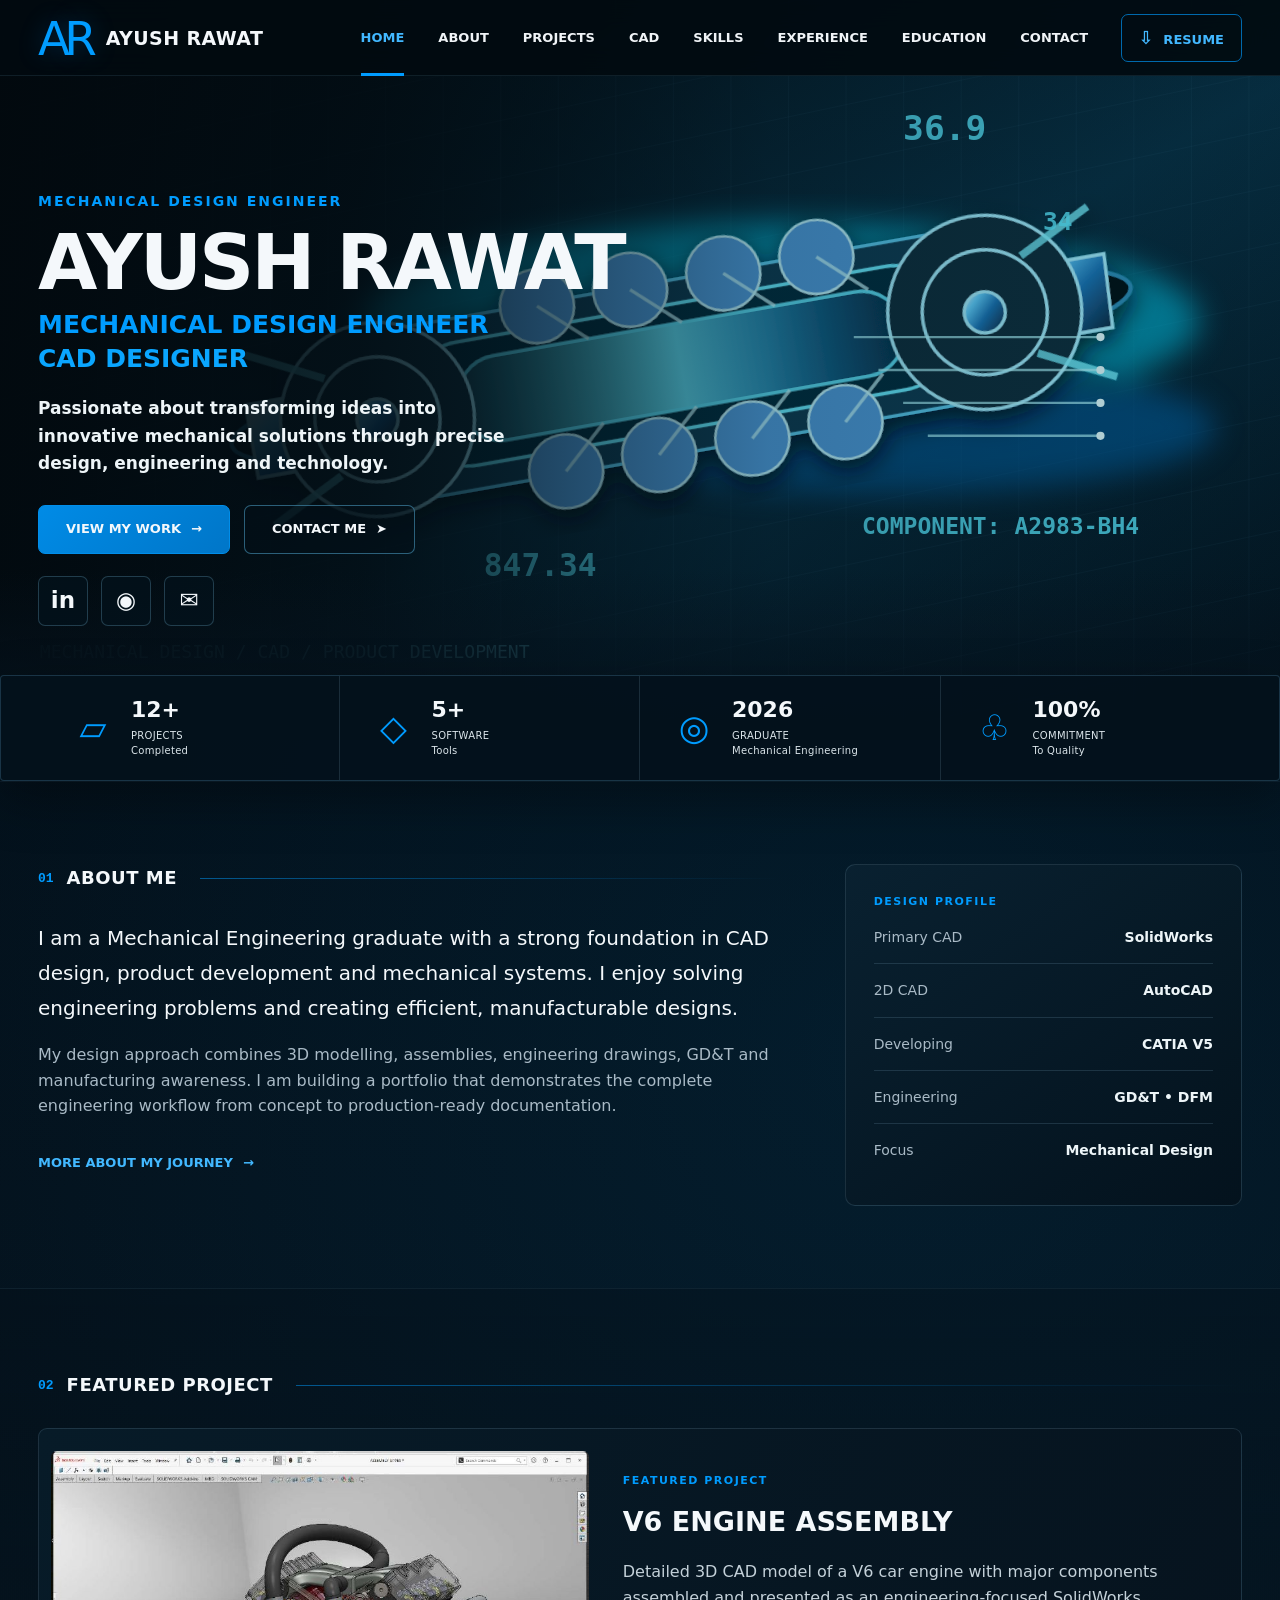
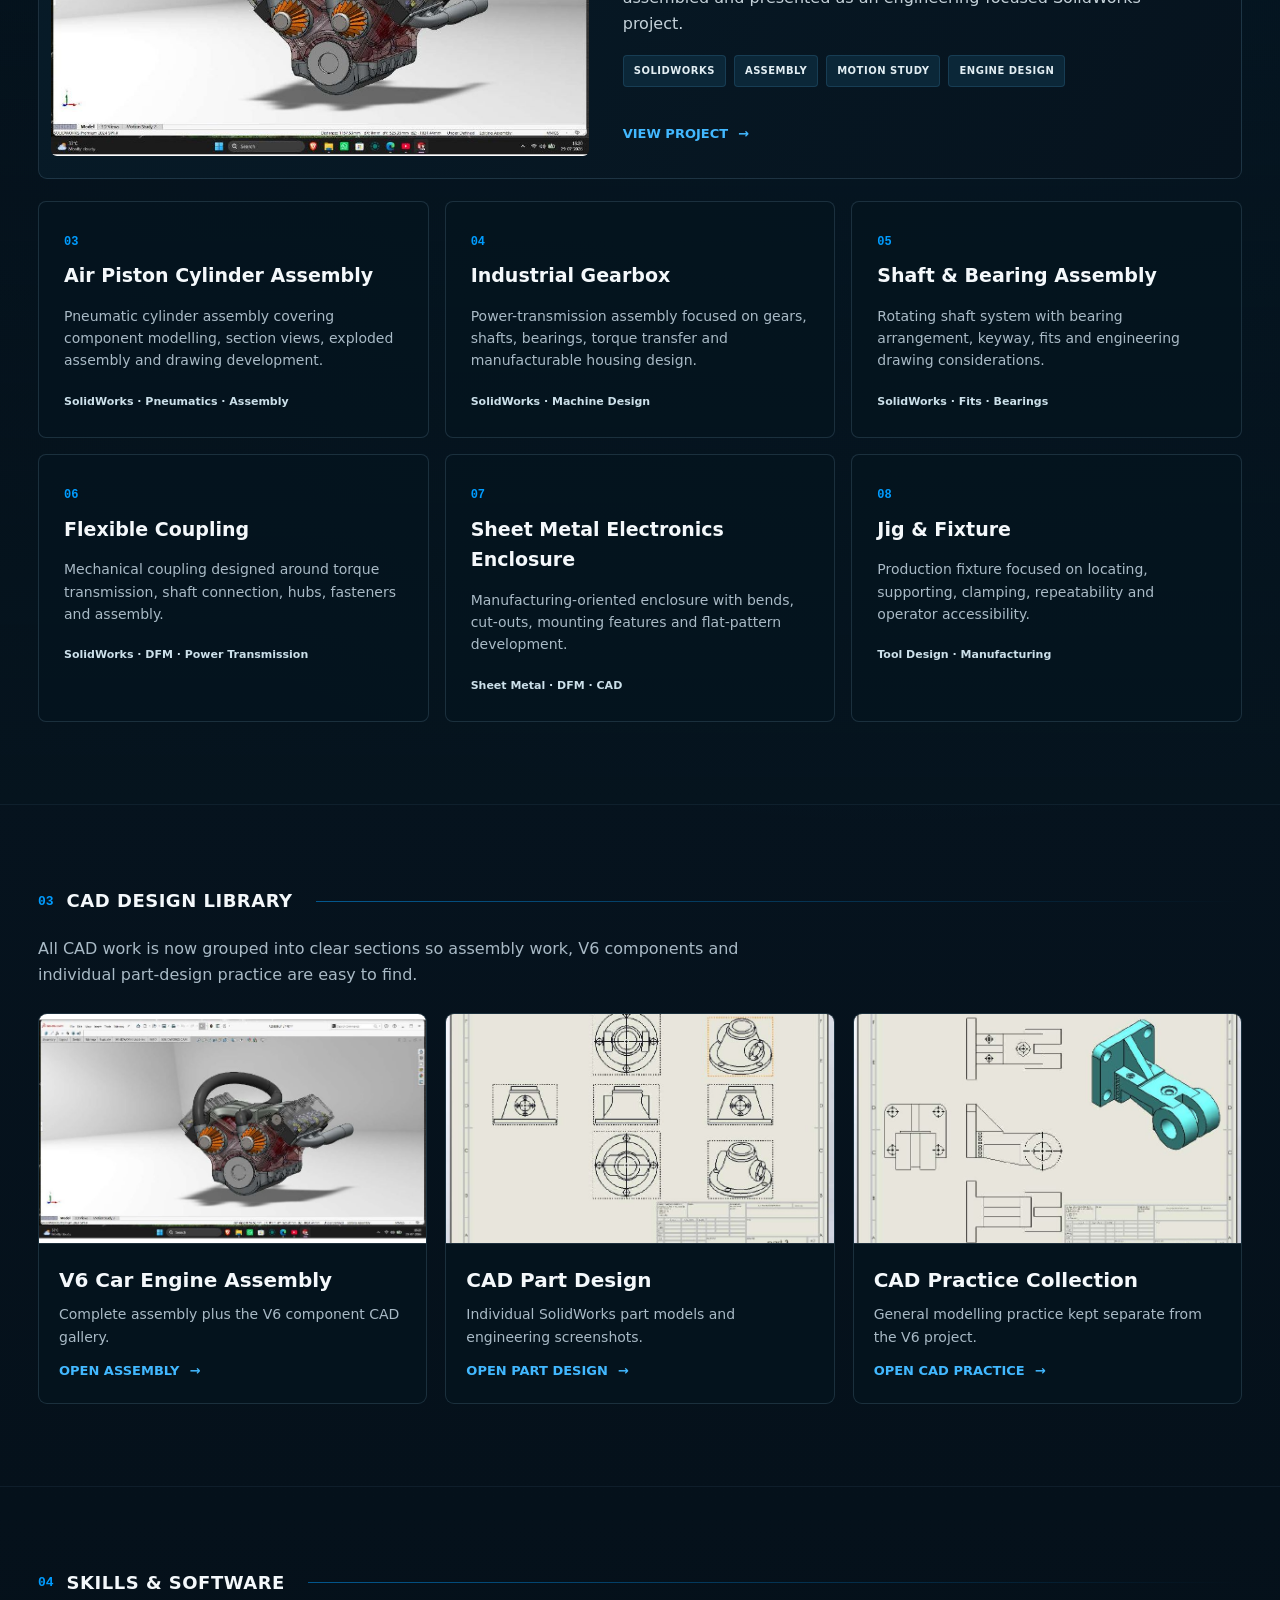
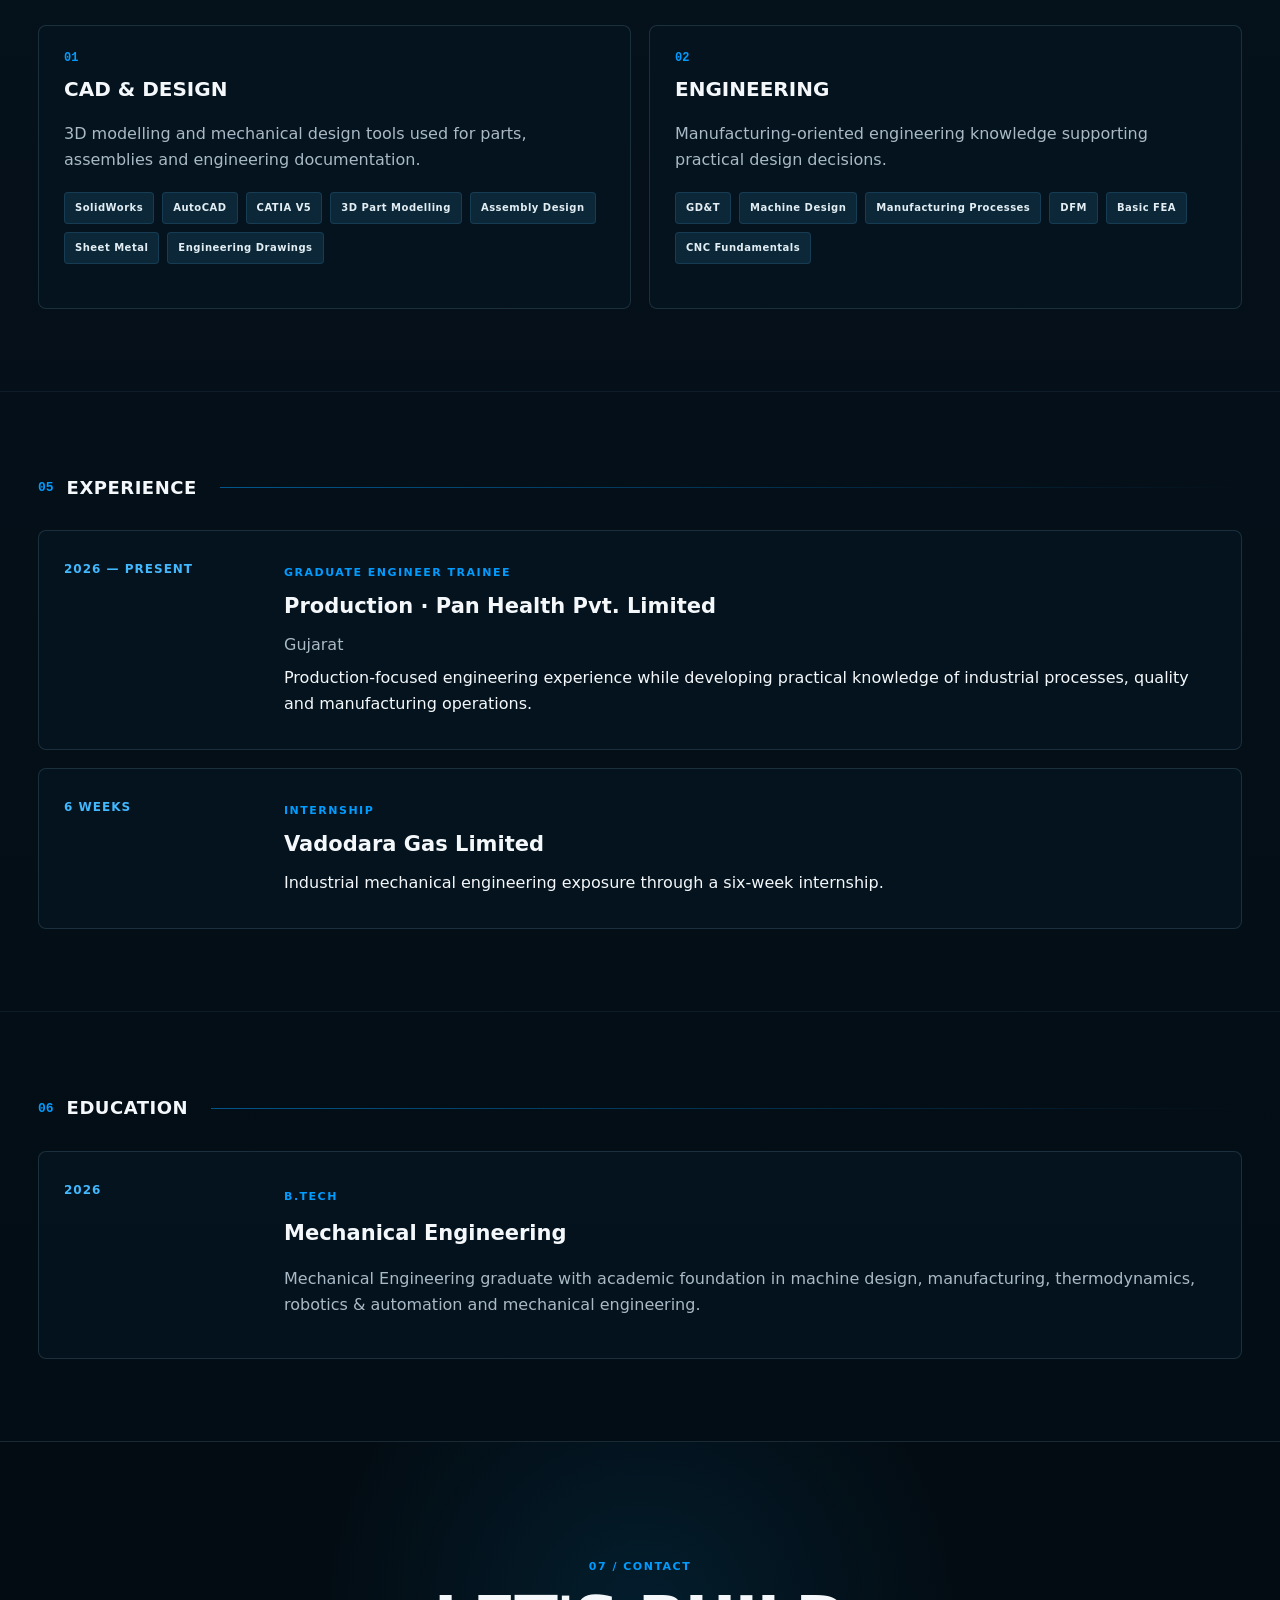
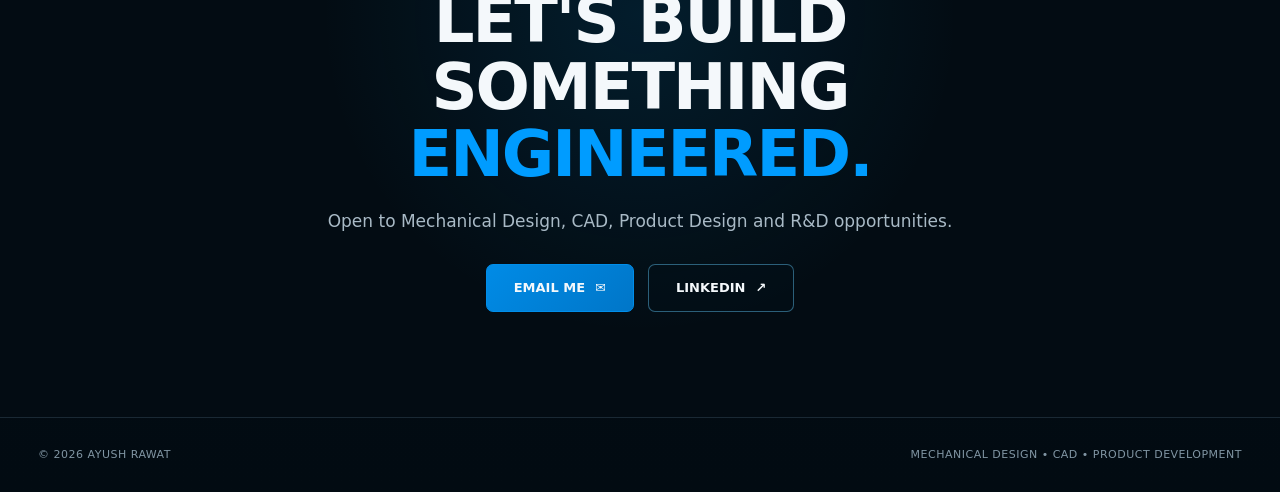
<file: index.html>
<!doctype html>
<html lang="en">
<head>
  <meta charset="utf-8">
  <meta name="viewport" content="width=device-width, initial-scale=1">
  <meta name="description" content="Ayush Rawat — Mechanical Design Engineer and CAD Designer portfolio.">
  <meta name="theme-color" content="#06101a">
  <title>Ayush Rawat | Mechanical Design Engineer</title>
  <link rel="stylesheet" href="style.css">
</head>
<body>
<header class="site-header" id="top">
  <div class="container nav-inner">
    <a class="brand" href="#home" aria-label="Ayush Rawat home"><span class="brand-mark">AR</span><span class="brand-name">AYUSH RAWAT</span></a>
    <button class="menu" aria-label="Open navigation" aria-expanded="false">☰</button>
    <nav id="nav-links" aria-label="Primary navigation"><a class="active" href="#home">HOME</a><a href="#about">ABOUT</a><a href="#projects">PROJECTS</a><a href="#cad-library">CAD</a><a href="#skills">SKILLS</a><a href="#experience">EXPERIENCE</a><a href="#education">EDUCATION</a><a href="#contact">CONTACT</a></nav>
    <a class="resume-btn" href="#contact"><span>⇩</span> RESUME</a>
  </div>
</header>
<main>
<section id="home" class="hero"><div class="hero-art" aria-hidden="true"></div><div class="hero-grid container"><div class="hero-copy"><p class="hero-kicker">MECHANICAL DESIGN ENGINEER</p><h1>AYUSH RAWAT</h1><h2>MECHANICAL DESIGN ENGINEER<br><span>CAD DESIGNER</span></h2><p class="hero-lead">Passionate about transforming ideas into innovative mechanical solutions through precise design, engineering and technology.</p><div class="hero-actions"><a class="btn primary" href="#projects">VIEW MY WORK <span>→</span></a><a class="btn outline" href="#contact">CONTACT ME <span>➤</span></a></div><div class="socials" aria-label="Social links"><a href="https://www.linkedin.com/in/ayush-rawat-229127305" target="_blank" rel="noopener noreferrer" aria-label="LinkedIn">in</a><a href="https://github.com/Ayush-Rawat1604" target="_blank" rel="noopener noreferrer" aria-label="GitHub">◉</a><a href="mailto:ayushrawat1604@gmail.com" aria-label="Email">✉</a></div></div></div></section>
<section class="stats-strip"><div class="container stats-grid"><div class="stat-item"><span class="stat-icon">▱</span><div><strong>12+</strong><small>PROJECTS<br>Completed</small></div></div><div class="stat-item"><span class="stat-icon">◇</span><div><strong>5+</strong><small>SOFTWARE<br>Tools</small></div></div><div class="stat-item"><span class="stat-icon">◎</span><div><strong>2026</strong><small>GRADUATE<br>Mechanical Engineering</small></div></div><div class="stat-item"><span class="stat-icon">♧</span><div><strong>100%</strong><small>COMMITMENT<br>To Quality</small></div></div></div></section>
<section id="about" class="panel-section"><div class="container split-panel"><div><div class="section-heading"><span>01</span><h2>ABOUT ME</h2></div><p class="large-text">I am a Mechanical Engineering graduate with a strong foundation in CAD design, product development and mechanical systems. I enjoy solving engineering problems and creating efficient, manufacturable designs.</p><p class="muted">My design approach combines 3D modelling, assemblies, engineering drawings, GD&amp;T and manufacturing awareness. I am building a portfolio that demonstrates the complete engineering workflow from concept to production-ready documentation.</p><a class="text-link" href="#experience">MORE ABOUT MY JOURNEY <span>→</span></a></div><div class="about-card"><div class="mini-label">DESIGN PROFILE</div><div class="profile-row"><span>Primary CAD</span><b>SolidWorks</b></div><div class="profile-row"><span>2D CAD</span><b>AutoCAD</b></div><div class="profile-row"><span>Developing</span><b>CATIA V5</b></div><div class="profile-row"><span>Engineering</span><b>GD&amp;T • DFM</b></div><div class="profile-row"><span>Focus</span><b>Mechanical Design</b></div></div></div></section>
<section id="projects" class="panel-section projects-section"><div class="container"><div class="section-heading"><span>02</span><h2>FEATURED PROJECT</h2></div><article class="featured-project"><a class="featured-image" href="v6-engine.html" aria-label="Open V6 Engine Assembly project"><img src="assets/v6-engine/assembly/v6-engine-assembly-page-80.jpg" alt="V6 car engine assembly in SolidWorks"></a><div class="featured-copy"><p class="project-label">FEATURED PROJECT</p><h3>V6 ENGINE ASSEMBLY</h3><p>Detailed 3D CAD model of a V6 car engine with major components assembled and presented as an engineering-focused SolidWorks project.</p><div class="tags"><span>SOLIDWORKS</span><span>ASSEMBLY</span><span>MOTION STUDY</span><span>ENGINE DESIGN</span></div><a class="text-link" href="v6-engine.html">VIEW PROJECT <span>→</span></a></div></article>
<div class="project-grid"><article class="project-card"><span>03</span><h3>Air Piston Cylinder Assembly</h3><p>Pneumatic cylinder assembly covering component modelling, section views, exploded assembly and drawing development.</p><b>SolidWorks · Pneumatics · Assembly</b></article><article class="project-card"><span>04</span><h3>Industrial Gearbox</h3><p>Power-transmission assembly focused on gears, shafts, bearings, torque transfer and manufacturable housing design.</p><b>SolidWorks · Machine Design</b></article><article class="project-card"><span>05</span><h3>Shaft &amp; Bearing Assembly</h3><p>Rotating shaft system with bearing arrangement, keyway, fits and engineering drawing considerations.</p><b>SolidWorks · Fits · Bearings</b></article><article class="project-card"><span>06</span><h3>Flexible Coupling</h3><p>Mechanical coupling designed around torque transmission, shaft connection, hubs, fasteners and assembly.</p><b>SolidWorks · DFM · Power Transmission</b></article><article class="project-card"><span>07</span><h3>Sheet Metal Electronics Enclosure</h3><p>Manufacturing-oriented enclosure with bends, cut-outs, mounting features and flat-pattern development.</p><b>Sheet Metal · DFM · CAD</b></article><article class="project-card"><span>08</span><h3>Jig &amp; Fixture</h3><p>Production fixture focused on locating, supporting, clamping, repeatability and operator accessibility.</p><b>Tool Design · Manufacturing</b></article></div></div></section>
<section id="cad-library" class="panel-section"><div class="container"><div class="section-heading"><span>03</span><h2>CAD DESIGN LIBRARY</h2></div><p class="muted" style="max-width:760px;margin-top:-8px;margin-bottom:26px">All CAD work is now grouped into clear sections so assembly work, V6 components and individual part-design practice are easy to find.</p><div class="cad-library"><a class="cad-card" href="v6-engine.html"><div class="cad-card-image"><img src="assets/v6-engine/assembly/v6-engine-assembly-page-80.jpg" alt="V6 car engine assembly" loading="lazy"></div><div class="cad-card-body"><h3>V6 Car Engine Assembly</h3><p>Complete assembly plus the V6 component CAD gallery.</p><span class="text-link">OPEN ASSEMBLY <span>→</span></span></div></a><a class="cad-card" href="part-design.html"><div class="cad-card-image"><img src="assets/part-design/cad-practice-page-04.jpg" alt="SolidWorks CAD part design" loading="lazy"></div><div class="cad-card-body"><h3>CAD Part Design</h3><p>Individual SolidWorks part models and engineering screenshots.</p><span class="text-link">OPEN PART DESIGN <span>→</span></span></div></a><a class="cad-card" href="cad-practice.html"><div class="cad-card-image"><img src="assets/part-design/cad-practice-page-13.jpg" alt="CAD practice model" loading="lazy"></div><div class="cad-card-body"><h3>CAD Practice Collection</h3><p>General modelling practice kept separate from the V6 project.</p><span class="text-link">OPEN CAD PRACTICE <span>→</span></span></div></a></div></div></section>
<section id="skills" class="panel-section"><div class="container"><div class="section-heading"><span>04</span><h2>SKILLS &amp; SOFTWARE</h2></div><div class="skills-layout"><article class="skill-card featured-skill"><div class="skill-number">01</div><h3>CAD &amp; DESIGN</h3><p>3D modelling and mechanical design tools used for parts, assemblies and engineering documentation.</p><div class="tags"><span>SolidWorks</span><span>AutoCAD</span><span>CATIA V5</span><span>3D Part Modelling</span><span>Assembly Design</span><span>Sheet Metal</span><span>Engineering Drawings</span></div></article><article class="skill-card"><div class="skill-number">02</div><h3>ENGINEERING</h3><p>Manufacturing-oriented engineering knowledge supporting practical design decisions.</p><div class="tags"><span>GD&amp;T</span><span>Machine Design</span><span>Manufacturing Processes</span><span>DFM</span><span>Basic FEA</span><span>CNC Fundamentals</span></div></article></div></div></section>
<section id="experience" class="panel-section"><div class="container"><div class="section-heading"><span>05</span><h2>EXPERIENCE</h2></div><div class="experience-list"><article class="experience-card"><div class="year">2026 — PRESENT</div><div><p class="project-label">GRADUATE ENGINEER TRAINEE</p><h3>Production · Pan Health Pvt. Limited</h3><p class="muted">Gujarat</p><p>Production-focused engineering experience while developing practical knowledge of industrial processes, quality and manufacturing operations.</p></div></article><article class="experience-card"><div class="year">6 WEEKS</div><div><p class="project-label">INTERNSHIP</p><h3>Vadodara Gas Limited</h3><p>Industrial mechanical engineering exposure through a six-week internship.</p></div></article></div></div></section>
<section id="education" class="panel-section"><div class="container"><div class="section-heading"><span>06</span><h2>EDUCATION</h2></div><article class="education-card"><div class="education-year">2026</div><div><p class="project-label">B.TECH</p><h3>Mechanical Engineering</h3><p class="muted">Mechanical Engineering graduate with academic foundation in machine design, manufacturing, thermodynamics, robotics &amp; automation and mechanical engineering.</p></div></article></div></section>
<section id="contact" class="contact-section"><div class="container contact-inner"><p class="project-label">07 / CONTACT</p><h2>LET'S BUILD SOMETHING<br><span>ENGINEERED.</span></h2><p>Open to Mechanical Design, CAD, Product Design and R&amp;D opportunities.</p><div class="hero-actions center"><a class="btn primary" href="mailto:ayushrawat1604@gmail.com">EMAIL ME <span>✉</span></a><a class="btn outline" href="https://www.linkedin.com/in/ayush-rawat-229127305" target="_blank" rel="noopener noreferrer">LINKEDIN <span>↗</span></a></div></div></section>
</main><footer><div class="container footer-inner"><span>© 2026 AYUSH RAWAT</span><span>MECHANICAL DESIGN • CAD • PRODUCT DEVELOPMENT</span></div></footer><script src="script.js"></script>
</body></html>
</file>
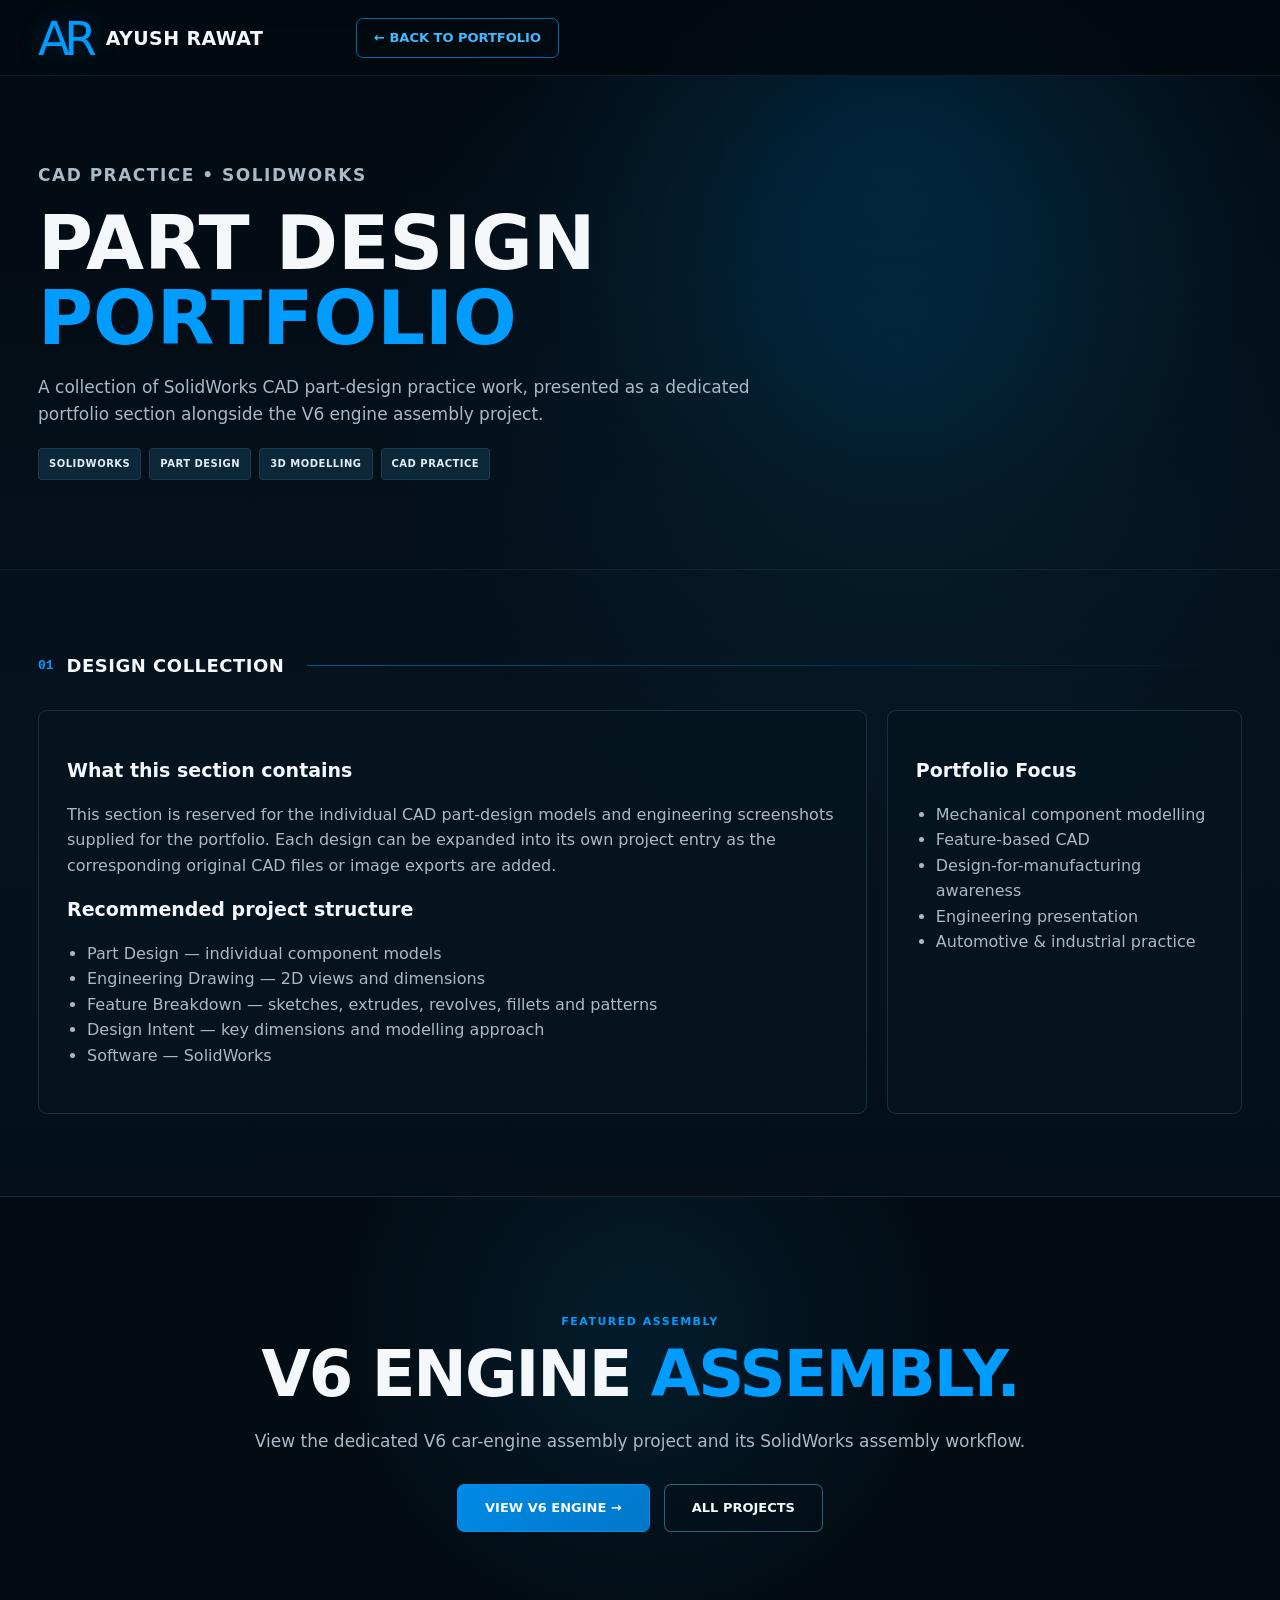
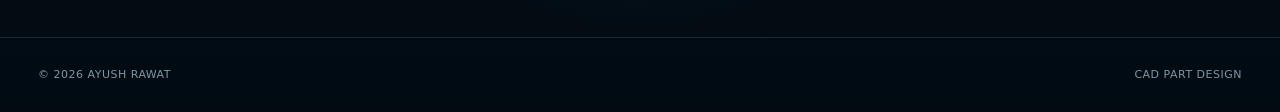
<file: cad-practice.html>
<!doctype html>
<html lang="en">
<head>
  <meta charset="utf-8">
  <meta name="viewport" content="width=device-width, initial-scale=1">
  <meta name="description" content="CAD Part Design Practice portfolio — Ayush Rawat.">
  <title>CAD Part Design Practice | Ayush Rawat</title>
  <link rel="stylesheet" href="style.css">
</head>
<body>
<header class="site-header"><div class="container nav-inner"><a class="brand" href="index.html#home"><span class="brand-mark">AR</span><span class="brand-name">AYUSH RAWAT</span></a><a class="resume-btn" href="index.html#projects">← BACK TO PORTFOLIO</a></div></header>
<main>
<section class="project-hero"><div class="container"><p class="project-label">CAD PRACTICE • SOLIDWORKS</p><h1>PART DESIGN<br><span style="color:var(--blue)">PORTFOLIO</span></h1><p>A collection of SolidWorks CAD part-design practice work, presented as a dedicated portfolio section alongside the V6 engine assembly project.</p><div class="tags"><span>SOLIDWORKS</span><span>PART DESIGN</span><span>3D MODELLING</span><span>CAD PRACTICE</span></div></div></section>
<section class="panel-section"><div class="container"><div class="section-heading"><span>01</span><h2>DESIGN COLLECTION</h2></div><div class="project-detail-grid"><article class="detail-card"><h2>What this section contains</h2><p>This section is reserved for the individual CAD part-design models and engineering screenshots supplied for the portfolio. Each design can be expanded into its own project entry as the corresponding original CAD files or image exports are added.</p><h2>Recommended project structure</h2><ul><li>Part Design — individual component models</li><li>Engineering Drawing — 2D views and dimensions</li><li>Feature Breakdown — sketches, extrudes, revolves, fillets and patterns</li><li>Design Intent — key dimensions and modelling approach</li><li>Software — SolidWorks</li></ul></article><aside class="detail-card"><h2>Portfolio Focus</h2><ul><li>Mechanical component modelling</li><li>Feature-based CAD</li><li>Design-for-manufacturing awareness</li><li>Engineering presentation</li><li>Automotive &amp; industrial practice</li></ul></aside></div></div></section>
<section class="contact-section"><div class="container contact-inner"><p class="project-label">FEATURED ASSEMBLY</p><h2>V6 ENGINE <span>ASSEMBLY.</span></h2><p>View the dedicated V6 car-engine assembly project and its SolidWorks assembly workflow.</p><div class="hero-actions center"><a class="btn primary" href="v6-engine.html">VIEW V6 ENGINE →</a><a class="btn outline" href="index.html#projects">ALL PROJECTS</a></div></div></section>
</main><footer><div class="container footer-inner"><span>© 2026 AYUSH RAWAT</span><span>CAD PART DESIGN</span></div></footer>
</body></html>
</file>
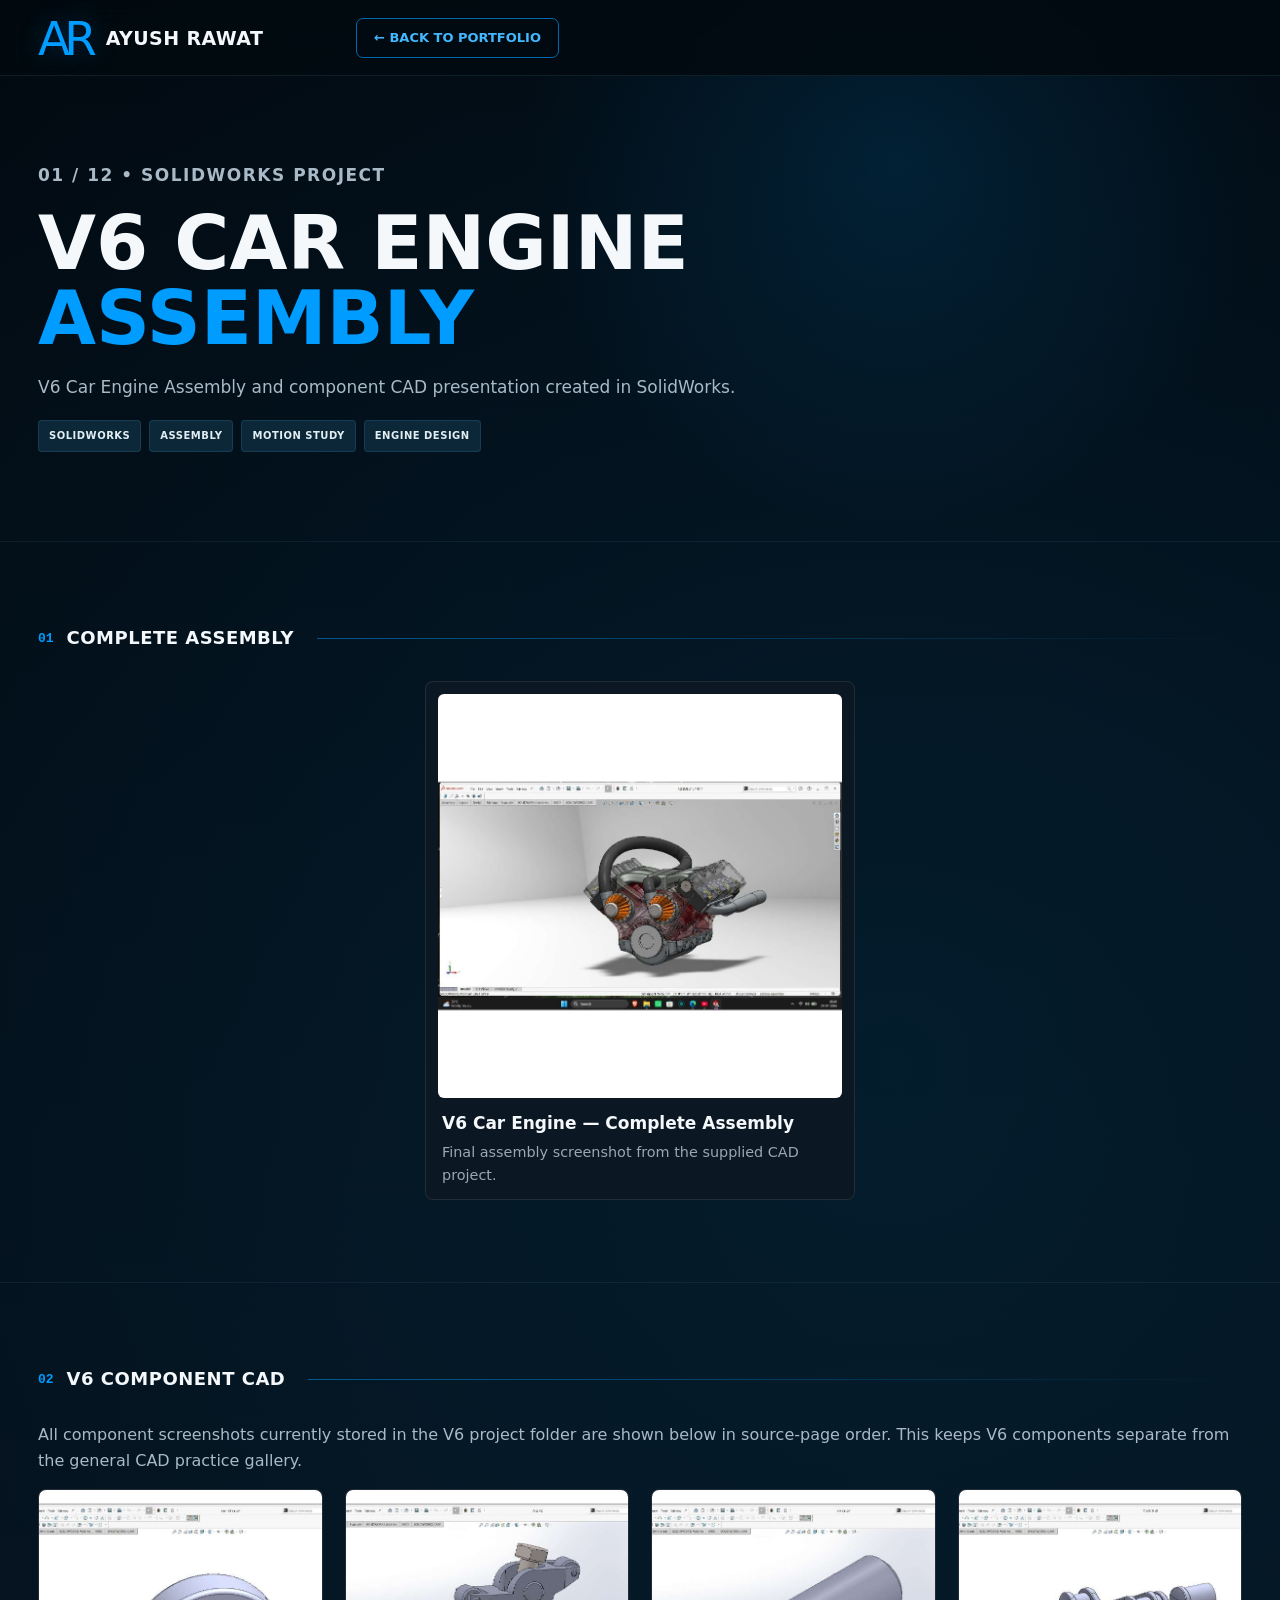
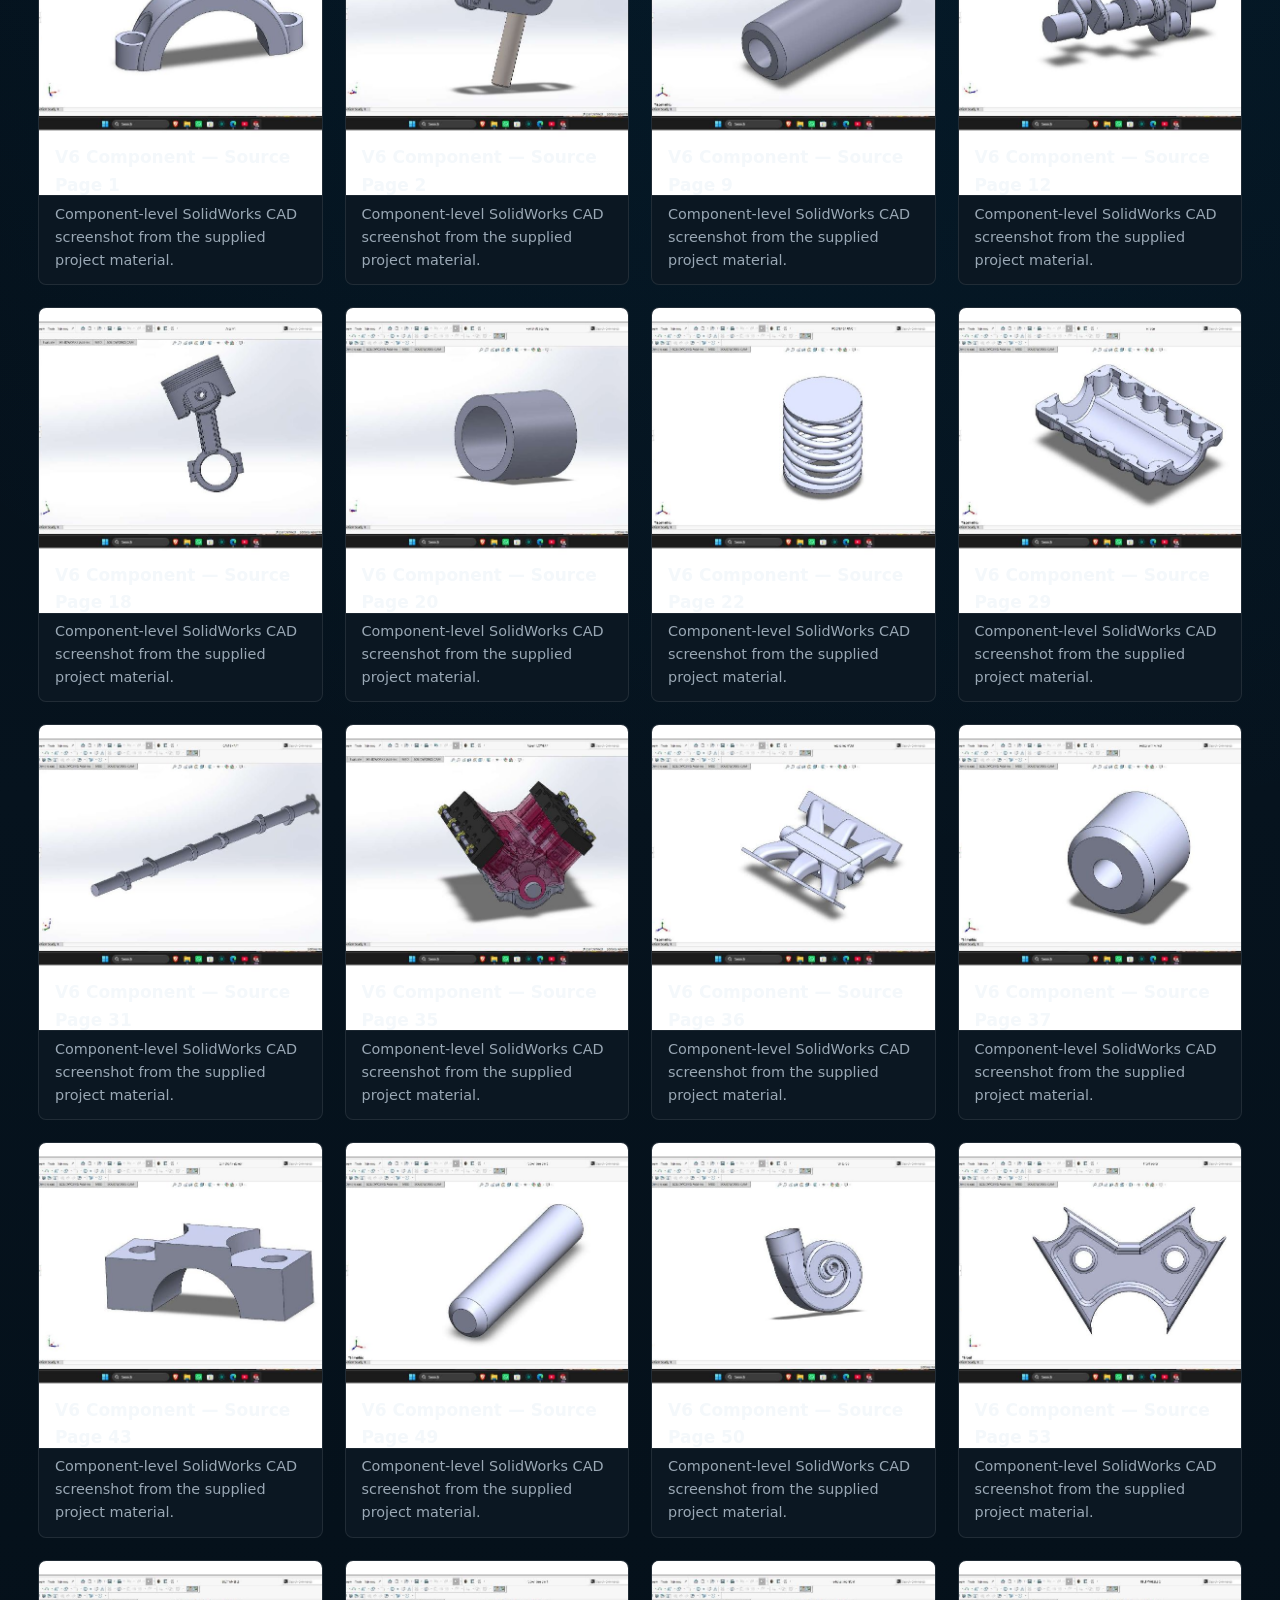
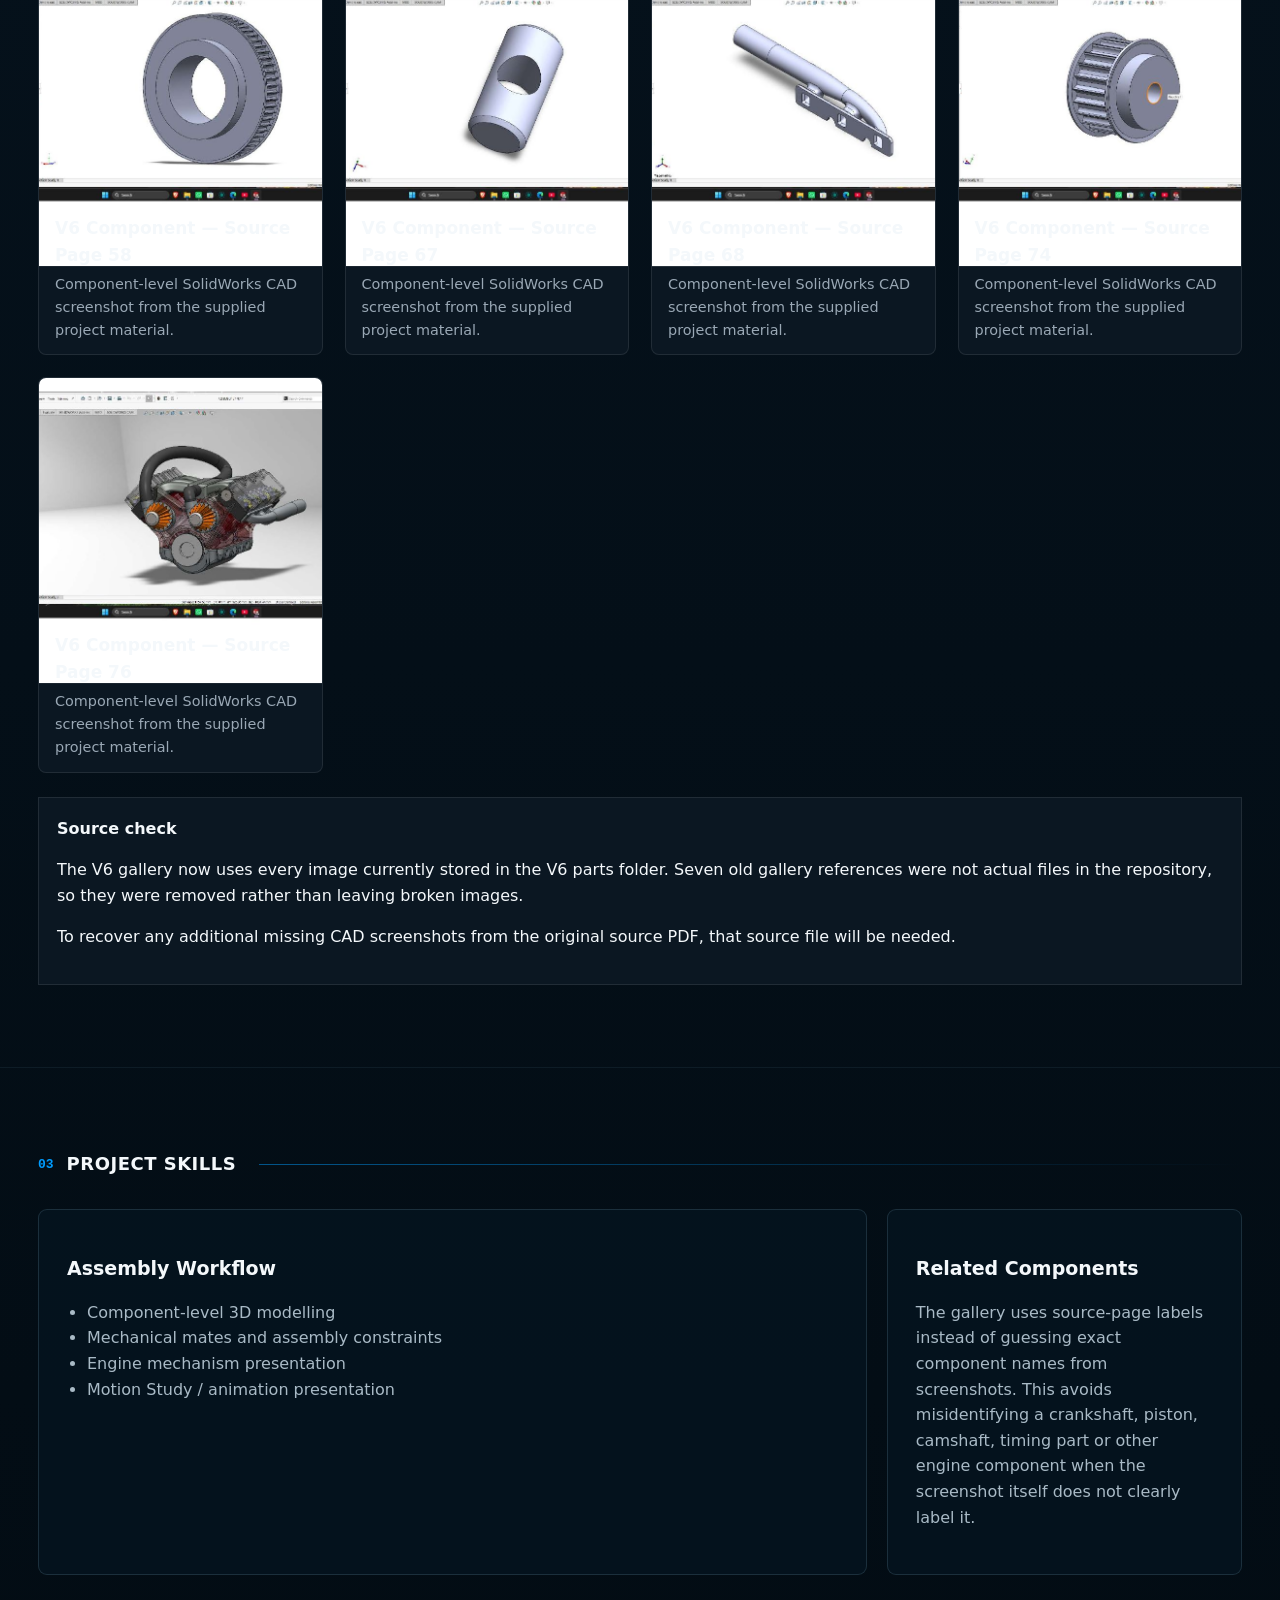
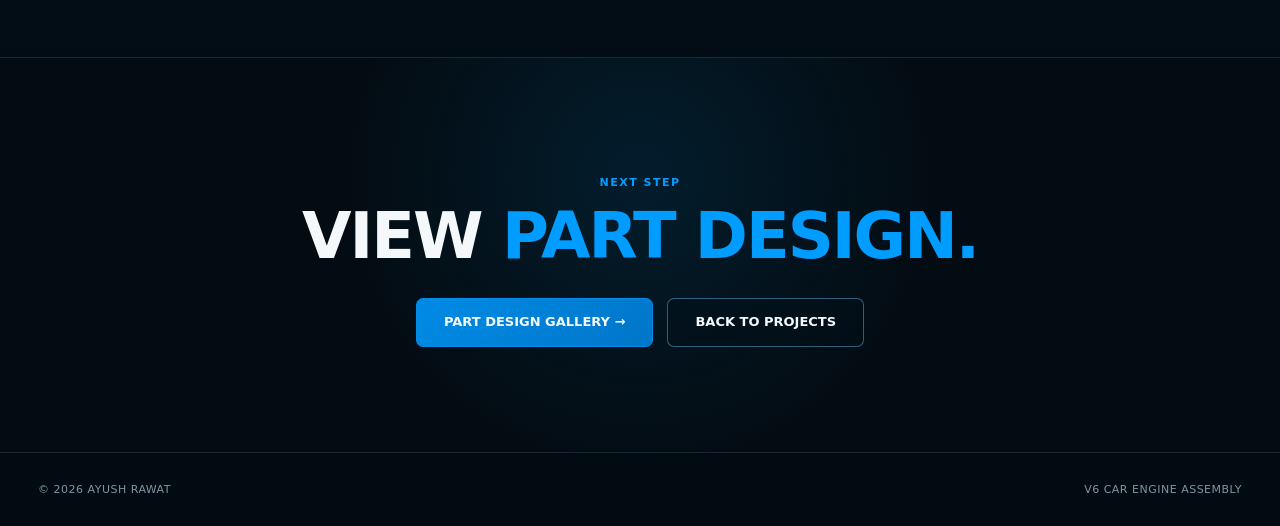
<file: v6-engine.html>
<!doctype html><html lang="en"><head><meta charset="utf-8"><meta name="viewport" content="width=device-width,initial-scale=1"><meta name="description" content="V6 Car Engine Assembly and component CAD gallery — Ayush Rawat."><title>V6 Car Engine Assembly | Ayush Rawat</title><link rel="stylesheet" href="style.css"><style>.v6-gallery{display:grid;grid-template-columns:repeat(4,minmax(0,1fr));gap:22px}.v6-card{background:#0b1722;border:1px solid rgba(255,255,255,.09);padding:12px;border-radius:8px;overflow:hidden}.v6-card img{width:100%;height:230px;display:block;object-fit:cover;object-position:center;transform:scale(1.55);transform-origin:center;background:#fff}.v6-card h3{margin:12px 4px 4px;position:relative}.v6-card p{margin:0 4px;color:#9aa8b5;font-size:.9rem;position:relative}.missing{margin-top:24px;padding:18px;border:1px solid rgba(255,255,255,.09);background:#0b1722}.missing code{color:#9aa8b5}.assembly-card{width:min(430px,100%);margin:0 auto}.assembly-card img{width:100%;height:auto;aspect-ratio:1/1;object-fit:cover;object-position:center;transform:none}.assembly-card h3,.assembly-card p{position:relative}@media(max-width:1100px){.v6-gallery{grid-template-columns:repeat(2,minmax(0,1fr))}}@media(max-width:650px){.v6-gallery{grid-template-columns:1fr}.v6-card img{height:240px;transform:scale(1.5)}.assembly-card{width:min(360px,100%)}.assembly-card img{height:auto;aspect-ratio:1/1;transform:none}}</style></head><body><header class="site-header"><div class="container nav-inner"><a class="brand" href="index.html#home"><span class="brand-mark">AR</span><span class="brand-name">AYUSH RAWAT</span></a><a class="resume-btn" href="index.html#projects">← BACK TO PORTFOLIO</a></div></header><main><section class="project-hero"><div class="container"><p class="project-label">01 / 12 • SOLIDWORKS PROJECT</p><h1>V6 CAR ENGINE<br><span style="color:var(--blue)">ASSEMBLY</span></h1><p>V6 Car Engine Assembly and component CAD presentation created in SolidWorks.</p><div class="tags"><span>SOLIDWORKS</span><span>ASSEMBLY</span><span>MOTION STUDY</span><span>ENGINE DESIGN</span></div></div></section><section class="panel-section"><div class="container"><div class="section-heading"><span>01</span><h2>COMPLETE ASSEMBLY</h2></div><article class="v6-card assembly-card"><img src="assets/v6-engine/assembly/v6-engine-assembly-page-80.jpg" alt="Complete V6 car engine assembly screenshot"><h3>V6 Car Engine — Complete Assembly</h3><p>Final assembly screenshot from the supplied CAD project.</p></article></div></section><section class="panel-section"><div class="container"><div class="section-heading"><span>02</span><h2>V6 COMPONENT CAD</h2></div><p class="muted">All component screenshots currently stored in the V6 project folder are shown below in source-page order. This keeps V6 components separate from the general CAD practice gallery.</p><div class="v6-gallery"><article class="v6-card"><img src="assets/v6-engine/parts/v6-part-page-01.jpg" alt="V6 engine component CAD source page 1" loading="lazy"><h3>V6 Component — Source Page 1</h3><p>Component-level SolidWorks CAD screenshot from the supplied project material.</p></article><article class="v6-card"><img src="assets/v6-engine/parts/v6-part-page-02.jpg" alt="V6 engine component CAD source page 2" loading="lazy"><h3>V6 Component — Source Page 2</h3><p>Component-level SolidWorks CAD screenshot from the supplied project material.</p></article><article class="v6-card"><img src="assets/v6-engine/parts/v6-part-page-09.jpg" alt="V6 engine component CAD source page 9" loading="lazy"><h3>V6 Component — Source Page 9</h3><p>Component-level SolidWorks CAD screenshot from the supplied project material.</p></article><article class="v6-card"><img src="assets/v6-engine/parts/v6-part-page-12.jpg" alt="V6 engine component CAD source page 12" loading="lazy"><h3>V6 Component — Source Page 12</h3><p>Component-level SolidWorks CAD screenshot from the supplied project material.</p></article><article class="v6-card"><img src="assets/v6-engine/parts/cad-practice-page-18.jpg" alt="V6 engine component CAD source page 18" loading="lazy"><h3>V6 Component — Source Page 18</h3><p>Component-level SolidWorks CAD screenshot from the supplied project material.</p></article><article class="v6-card"><img src="assets/v6-engine/parts/cad-practice-page-20.jpg" alt="V6 engine component CAD source page 20" loading="lazy"><h3>V6 Component — Source Page 20</h3><p>Component-level SolidWorks CAD screenshot from the supplied project material.</p></article><article class="v6-card"><img src="assets/v6-engine/parts/v6-part-page-22.jpg" alt="V6 engine component CAD source page 22" loading="lazy"><h3>V6 Component — Source Page 22</h3><p>Component-level SolidWorks CAD screenshot from the supplied project material.</p></article><article class="v6-card"><img src="assets/v6-engine/parts/cad-practice-page-29.jpg" alt="V6 engine component CAD source page 29" loading="lazy"><h3>V6 Component — Source Page 29</h3><p>Component-level SolidWorks CAD screenshot from the supplied project material.</p></article><article class="v6-card"><img src="assets/v6-engine/parts/cad-practice-page-31.jpg" alt="V6 engine component CAD source page 31" loading="lazy"><h3>V6 Component — Source Page 31</h3><p>Component-level SolidWorks CAD screenshot from the supplied project material.</p></article><article class="v6-card"><img src="assets/v6-engine/parts/v6-part-page-35.jpg" alt="V6 engine component CAD source page 35" loading="lazy"><h3>V6 Component — Source Page 35</h3><p>Component-level SolidWorks CAD screenshot from the supplied project material.</p></article><article class="v6-card"><img src="assets/v6-engine/parts/cad-practice-page-36.jpg" alt="V6 engine component CAD source page 36" loading="lazy"><h3>V6 Component — Source Page 36</h3><p>Component-level SolidWorks CAD screenshot from the supplied project material.</p></article><article class="v6-card"><img src="assets/v6-engine/parts/cad-practice-page-37.jpg" alt="V6 engine component CAD source page 37" loading="lazy"><h3>V6 Component — Source Page 37</h3><p>Component-level SolidWorks CAD screenshot from the supplied project material.</p></article><article class="v6-card"><img src="assets/v6-engine/parts/cad-practice-page-43.jpg" alt="V6 engine component CAD source page 43" loading="lazy"><h3>V6 Component — Source Page 43</h3><p>Component-level SolidWorks CAD screenshot from the supplied project material.</p></article><article class="v6-card"><img src="assets/v6-engine/parts/cad-practice-page-49.jpg" alt="V6 engine component CAD source page 49" loading="lazy"><h3>V6 Component — Source Page 49</h3><p>Component-level SolidWorks CAD screenshot from the supplied project material.</p></article><article class="v6-card"><img src="assets/v6-engine/parts/cad-practice-page-50.jpg" alt="V6 engine component CAD source page 50" loading="lazy"><h3>V6 Component — Source Page 50</h3><p>Component-level SolidWorks CAD screenshot from the supplied project material.</p></article><article class="v6-card"><img src="assets/v6-engine/parts/v6-part-page-53.jpg" alt="V6 engine component CAD source page 53" loading="lazy"><h3>V6 Component — Source Page 53</h3><p>Component-level SolidWorks CAD screenshot from the supplied project material.</p></article><article class="v6-card"><img src="assets/v6-engine/parts/v6-part-page-58.jpg" alt="V6 engine component CAD source page 58" loading="lazy"><h3>V6 Component — Source Page 58</h3><p>Component-level SolidWorks CAD screenshot from the supplied project material.</p></article><article class="v6-card"><img src="assets/v6-engine/parts/v6-part-page-67.jpg" alt="V6 engine component CAD source page 67" loading="lazy"><h3>V6 Component — Source Page 67</h3><p>Component-level SolidWorks CAD screenshot from the supplied project material.</p></article><article class="v6-card"><img src="assets/v6-engine/parts/v6-part-page-68.jpg" alt="V6 engine component CAD source page 68" loading="lazy"><h3>V6 Component — Source Page 68</h3><p>Component-level SolidWorks CAD screenshot from the supplied project material.</p></article><article class="v6-card"><img src="assets/v6-engine/parts/cad-practice-page-74.jpg" alt="V6 engine component CAD source page 74" loading="lazy"><h3>V6 Component — Source Page 74</h3><p>Component-level SolidWorks CAD screenshot from the supplied project material.</p></article><article class="v6-card"><img src="assets/v6-engine/parts/v6-part-page-76.jpg" alt="V6 engine component CAD source page 76" loading="lazy"><h3>V6 Component — Source Page 76</h3><p>Component-level SolidWorks CAD screenshot from the supplied project material.</p></article></div><div class="missing"><strong>Source check</strong><p>The V6 gallery now uses every image currently stored in the V6 parts folder. Seven old gallery references were not actual files in the repository, so they were removed rather than leaving broken images.</p><p>To recover any additional missing CAD screenshots from the original source PDF, that source file will be needed.</p></div></div></section><section class="panel-section"><div class="container"><div class="section-heading"><span>03</span><h2>PROJECT SKILLS</h2></div><div class="project-detail-grid"><article class="detail-card"><h2>Assembly Workflow</h2><ul><li>Component-level 3D modelling</li><li>Mechanical mates and assembly constraints</li><li>Engine mechanism presentation</li><li>Motion Study / animation presentation</li></ul></article><aside class="detail-card"><h2>Related Components</h2><p>The gallery uses source-page labels instead of guessing exact component names from screenshots. This avoids misidentifying a crankshaft, piston, camshaft, timing part or other engine component when the screenshot itself does not clearly label it.</p></aside></div></div></section><section class="contact-section"><div class="container contact-inner"><p class="project-label">NEXT STEP</p><h2>VIEW <span>PART DESIGN.</span></h2><div class="hero-actions center"><a class="btn primary" href="part-design.html">PART DESIGN GALLERY →</a><a class="btn outline" href="index.html#projects">BACK TO PROJECTS</a></div></div></section></main><footer><div class="container footer-inner"><span>© 2026 AYUSH RAWAT</span><span>V6 CAR ENGINE ASSEMBLY</span></div></footer></body></html>
</file>
<file: style.css>
:root{--bg:#030b12;--bg2:#06131e;--panel:#071823;--panel2:#0b2231;--text:#f4f8fb;--muted:#a9bac6;--line:rgba(132,177,202,.18);--blue:#009cff;--blue2:#42b8ff;--cyan:#51e5ff;--max:1440px}*{box-sizing:border-box}html{scroll-behavior:smooth;scroll-padding-top:76px}body{margin:0;background:radial-gradient(circle at 70% 20%,rgba(0,132,198,.13),transparent 32%),linear-gradient(180deg,#020910,#06131e 45%,#020b12);color:var(--text);font-family:Inter,system-ui,-apple-system,"Segoe UI",Roboto,Arial,sans-serif;line-height:1.6}a{text-decoration:none;color:inherit}.container{width:min(var(--max),100%);margin:auto;padding:0 38px}.site-header{height:76px;position:fixed;inset:0 0 auto;z-index:50;background:rgba(2,10,16,.9);backdrop-filter:blur(14px);border-bottom:1px solid rgba(110,170,200,.13)}.nav-inner{height:76px;display:flex;align-items:center;gap:28px}.brand{display:flex;align-items:center;gap:15px;min-width:290px}.brand-mark{font-size:47px;line-height:1;font-weight:300;letter-spacing:-6px;color:var(--blue);text-shadow:0 0 25px rgba(0,156,255,.25)}.brand-name{font-weight:850;font-size:19px;letter-spacing:.4px}.site-header nav{display:flex;align-items:center;justify-content:center;gap:34px;flex:1;height:100%;font-size:13px;font-weight:800}.site-header nav a{height:100%;display:flex;align-items:center;position:relative;color:#f0f4f7}.site-header nav a:hover,.site-header nav a.active{color:var(--blue2)}.site-header nav a.active:after{content:"";position:absolute;bottom:0;left:0;right:0;height:3px;background:var(--blue)}.resume-btn{border:1px solid rgba(0,156,255,.65);color:var(--blue2);border-radius:7px;padding:9px 17px;font-size:13px;font-weight:850;white-space:nowrap}.resume-btn span{font-size:18px;margin-right:5px}.menu{display:none;margin-left:auto;background:none;border:0;color:white;font-size:26px}.site-header nav.open{display:flex}
.hero{min-height:740px;position:relative;display:flex;align-items:center;overflow:hidden;padding-top:76px;background:#04131d}.hero-art{position:absolute;inset:0;background-image:linear-gradient(90deg,rgba(2,9,14,.96) 0%,rgba(2,11,17,.86) 28%,rgba(2,11,17,.28) 60%,rgba(2,11,17,.14) 100%),url("assets/cad-hero.svg");background-size:cover;background-position:center;opacity:1}.hero:after{content:"";position:absolute;inset:auto 0 0;height:170px;background:linear-gradient(transparent,#06131e)}.hero-grid{position:relative;z-index:2;min-height:664px;display:flex;align-items:center}.hero-copy{max-width:590px;padding:50px 0}.hero-kicker{color:var(--blue);font-weight:900;letter-spacing:2px;font-size:14px;margin:0 0 12px}.hero h1{font-size:clamp(52px,6vw,82px);line-height:.98;letter-spacing:-3px;margin:0 0 8px;font-weight:900}.hero h2{font-size:25px;line-height:1.35;color:var(--blue);margin:0 0 20px;font-weight:850}.hero h2 span{color:#0aa6ff}.hero-lead{font-size:17px;font-weight:550;max-width:490px;color:#eef5f8;margin:0}.hero-actions{display:flex;gap:14px;flex-wrap:wrap;margin-top:28px}.btn{display:inline-flex;align-items:center;justify-content:center;gap:10px;padding:13px 27px;border-radius:7px;border:1px solid rgba(86,177,222,.5);font-size:13px;font-weight:850;transition:.2s}.btn:hover{transform:translateY(-2px);box-shadow:0 8px 25px rgba(0,156,255,.14)}.btn.primary{background:linear-gradient(135deg,#008be6,#0076c8);border-color:#008eea}.btn.outline{background:rgba(3,16,25,.45)}.socials{display:flex;gap:13px;margin-top:22px}.socials a{width:50px;height:50px;border:1px solid rgba(115,180,213,.28);background:rgba(4,18,28,.72);border-radius:7px;display:grid;place-items:center;font-size:23px;font-weight:900}.socials a:hover{border-color:var(--blue);color:var(--blue2)}
.stats-strip{position:relative;z-index:5;margin-top:-65px}.stats-grid{display:grid;grid-template-columns:repeat(4,1fr);background:rgba(4,18,28,.94);border:1px solid rgba(91,161,193,.25);border-radius:4px;box-shadow:0 18px 50px rgba(0,0,0,.35)}.stat-item{display:flex;align-items:center;gap:18px;padding:22px 34px;border-right:1px solid var(--line)}.stat-item:last-child{border-right:0}.stat-icon{font-size:35px;color:var(--blue);width:40px;text-align:center}.stat-item strong{display:block;font-size:22px;line-height:1.1}.stat-item small{display:block;margin-top:7px;color:#dbe5ea;font-size:10px;line-height:1.45;letter-spacing:.3px}
.panel-section{padding:82px 0;border-top:1px solid rgba(110,170,200,.09)}.split-panel{display:grid;grid-template-columns:1.4fr .75fr;gap:65px}.section-heading{display:flex;align-items:center;gap:13px;margin-bottom:28px}.section-heading span{color:var(--blue);font:700 13px ui-monospace,monospace}.section-heading h2{font-size:18px;margin:0;letter-spacing:.5px}.section-heading:after{content:"";height:1px;background:linear-gradient(90deg,rgba(0,156,255,.5),transparent);flex:1;margin-left:10px}.large-text{font-size:20px;line-height:1.75;max-width:800px;margin:0 0 16px}.muted{color:var(--muted)}.text-link{display:inline-flex;align-items:center;gap:10px;color:var(--blue2);font-size:13px;font-weight:850;margin-top:18px}.text-link:hover{color:white}.about-card{align-self:center;background:linear-gradient(145deg,rgba(10,34,49,.9),rgba(4,18,28,.9));border:1px solid var(--line);border-radius:10px;padding:28px}.mini-label,.project-label{font-size:11px;font-weight:900;letter-spacing:1.5px;color:var(--blue)}.profile-row{display:flex;justify-content:space-between;gap:15px;padding:15px 0;border-bottom:1px solid var(--line);font-size:14px}.profile-row:last-child{border-bottom:0}.profile-row span{color:var(--muted)}.profile-row b{color:#edf5f8}
.projects-section{background:linear-gradient(180deg,rgba(3,13,21,.3),rgba(5,20,30,.7))}.featured-project{display:grid;grid-template-columns:1.02fr 1.15fr;gap:34px;align-items:center;background:linear-gradient(120deg,#071b28,#06131e);border:1px solid var(--line);border-radius:9px;padding:12px;margin-bottom:22px}.featured-image{display:block;overflow:hidden;border-radius:6px;background:#020b10}.featured-image img{display:block;width:100%;height:305px;object-fit:cover;object-position:center;transition:.35s}.featured-image:hover img{transform:scale(1.025)}.featured-copy{padding:20px 28px 20px 0}.featured-copy h3{font-size:27px;margin:6px 0 12px}.featured-copy p:not(.project-label){color:#c4d1d9;max-width:650px}.tags{display:flex;flex-wrap:wrap;gap:8px;margin:19px 0}.tags span{font-size:10px;font-weight:850;letter-spacing:.5px;padding:7px 10px;border-radius:4px;background:#0b2738;border:1px solid rgba(69,152,194,.2);color:#e2eef3}.project-grid{display:grid;grid-template-columns:repeat(3,1fr);gap:16px}.project-card,.skill-card,.experience-card,.education-card{background:rgba(5,21,31,.85);border:1px solid var(--line);border-radius:8px;padding:25px;transition:.2s}.project-card:hover,.skill-card:hover,.experience-card:hover,.education-card:hover{border-color:rgba(0,156,255,.45);transform:translateY(-2px)}.project-card>span,.skill-number{color:var(--blue);font:700 12px ui-monospace,monospace}.project-card h3{font-size:19px;margin:8px 0}.project-card p{color:var(--muted);font-size:14px;min-height:68px}.project-card b{color:#cce0ea;font-size:11px;font-weight:700}
.cad-library{display:grid;grid-template-columns:repeat(3,1fr);gap:18px}.cad-card{display:block;overflow:hidden;background:rgba(5,21,31,.9);border:1px solid var(--line);border-radius:9px;transition:.2s}.cad-card:hover{border-color:rgba(0,156,255,.55);transform:translateY(-3px)}.cad-card-image{height:230px;overflow:hidden;background:#07131c;border-bottom:1px solid var(--line)}.cad-card-image img{display:block;width:100%;height:100%;object-fit:cover;object-position:center;transition:.35s}.cad-card:hover .cad-card-image img{transform:scale(1.035)}.cad-card-body{padding:20px}.cad-card-body h3{font-size:20px;margin:0 0 7px}.cad-card-body p{margin:0;color:var(--muted);font-size:14px}.cad-card-body .text-link{margin-top:13px}.skills-layout{display:grid;grid-template-columns:1fr 1fr;gap:18px}.skill-card h3{font-size:20px;margin:8px 0}.skill-card p{color:var(--muted)}
.experience-list{display:grid;gap:18px}.experience-card{display:grid;grid-template-columns:190px 1fr;gap:30px}.year,.education-year{color:var(--blue2);font-size:12px;font-weight:900;letter-spacing:1px;padding-top:4px}.experience-card h3,.education-card h3{margin:4px 0 2px;font-size:21px}.experience-card p{margin:8px 0}.education-card{display:grid;grid-template-columns:190px 1fr;gap:30px}.contact-section{text-align:center;padding:105px 0;background:radial-gradient(circle at 50% 30%,rgba(0,133,201,.14),transparent 42%),#030c13;border-top:1px solid var(--line)}.contact-inner{max-width:900px}.contact-section h2{font-size:clamp(38px,5vw,66px);line-height:1.05;letter-spacing:-2px;margin:8px 0 20px}.contact-section h2 span{color:var(--blue)}.contact-section>div>p:not(.project-label){color:var(--muted);font-size:17px}.center{justify-content:center}footer{border-top:1px solid var(--line);padding:28px 0;color:#8095a3;font-size:11px;letter-spacing:.5px}.footer-inner{display:flex;justify-content:space-between;gap:20px}
.project-hero{padding:145px 0 70px;background:radial-gradient(circle at 70% 30%,rgba(0,156,255,.12),transparent 38%)}.project-hero h1{font-size:clamp(45px,6vw,75px);line-height:1;margin:8px 0 18px}.project-hero p{max-width:750px;color:var(--muted);font-size:17px}.gallery{display:grid;grid-template-columns:1fr 1fr;gap:18px}.media{margin:0}.media.wide{grid-column:span 2}.media img{display:block;width:100%;border-radius:9px;border:1px solid var(--line);background:#06131e}.project-detail-grid{display:grid;grid-template-columns:1.4fr .6fr;gap:20px;margin-top:30px}.detail-card{padding:28px;border:1px solid var(--line);border-radius:9px;background:rgba(5,21,31,.85)}.detail-card h2{font-size:19px}.detail-card p,.detail-card li{color:var(--muted)}.detail-card ul{padding-left:20px}.gallery-grid,.v6-gallery{display:grid;grid-template-columns:repeat(3,minmax(0,1fr));gap:20px}.gallery-card,.v6-card{background:#0b1722;border:1px solid rgba(255,255,255,.09);padding:12px;border-radius:9px;overflow:hidden}.gallery-card img,.v6-card img{width:100%;height:230px;display:block;object-fit:cover;object-position:center;background:#06131e;border-radius:6px}.gallery-card h3,.v6-card h3{margin:12px 4px 4px;font-size:17px}.gallery-card p,.v6-card p{margin:0 4px;color:#9aa8b5;font-size:.9rem}.missing{margin-top:24px;padding:18px;border:1px solid rgba(255,255,255,.09);background:#0b1722}.missing code{color:#9aa8b5}
@media(max-width:1100px){.brand{min-width:210px}.site-header nav{gap:18px}.container{padding-left:24px;padding-right:24px}.stat-item{padding:20px 18px}.project-grid,.cad-library,.gallery-grid,.v6-gallery{grid-template-columns:repeat(2,1fr)}}@media(max-width:850px){.site-header nav{display:none;position:absolute;top:76px;right:18px;left:18px;height:auto;flex-direction:column;align-items:stretch;gap:0;padding:10px;background:rgba(3,15,23,.98);border:1px solid var(--line);border-radius:8px;box-shadow:0 20px 45px rgba(0,0,0,.45)}.site-header nav.open{display:flex}.site-header nav a{height:auto;padding:13px 15px}.site-header nav a.active:after{display:none}.resume-btn{display:none}.menu{display:block}.brand{min-width:auto}.hero{min-height:700px}.hero-art{background-position:62% center}.hero-copy{padding-top:30px}.stats-grid{grid-template-columns:repeat(2,1fr)}.stat-item:nth-child(2){border-right:0}.stat-item:nth-child(-n+2){border-bottom:1px solid var(--line)}.split-panel,.featured-project,.skills-layout{grid-template-columns:1fr}.featured-copy{padding:10px 15px 22px}.project-grid,.cad-library,.gallery-grid,.v6-gallery{grid-template-columns:1fr 1fr}.experience-card,.education-card{grid-template-columns:1fr;gap:4px}.footer-inner{flex-direction:column}}@media(max-width:560px){.container{padding-left:18px;padding-right:18px}.site-header,.nav-inner{height:68px}.site-header nav{top:68px}.brand-mark{font-size:39px}.brand-name{font-size:16px}.hero{min-height:690px;padding-top:68px}.hero-art{background-position:65% center}.hero h1{font-size:48px}.hero h2{font-size:19px}.hero-lead{font-size:15px}.stats-strip{margin-top:-35px}.stats-grid{grid-template-columns:1fr}.stat-item{border-right:0!important;border-bottom:1px solid var(--line)!important}.stat-item:last-child{border-bottom:0!important}.panel-section{padding:65px 0}.project-grid,.cad-library,.gallery-grid,.v6-gallery{grid-template-columns:1fr}.featured-image img{height:240px}.cad-card-image{height:220px}.gallery-card img,.v6-card img{height:220px}.large-text{font-size:17px}.contact-section h2{font-size:39px}.btn{width:100%}.hero-actions{width:100%}}
</file>
